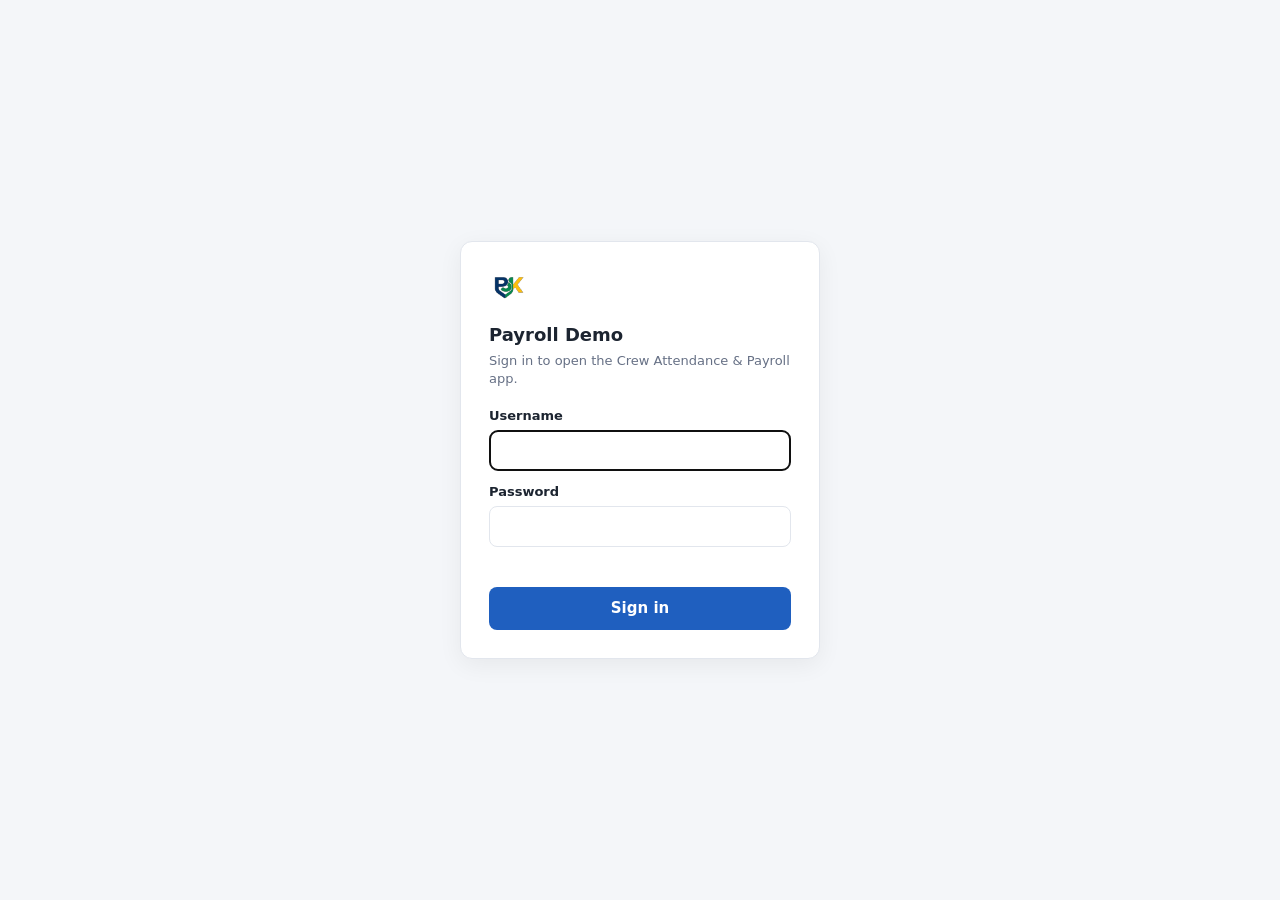
<file: demo/index.html>
<!DOCTYPE html>
<html lang="en">
<head>
<meta charset="UTF-8">
<meta name="viewport" content="width=device-width, initial-scale=1.0">
<meta name="robots" content="noindex">
<title>PSK Services | Demo Login</title>
<link rel="icon" href="../hr-services/assets/logo.svg" type="image/svg+xml">
<style>
*{box-sizing:border-box}
body{margin:0;min-height:100vh;display:flex;align-items:center;justify-content:center;background:#f4f6f9;font:15px/1.45 "Segoe UI",system-ui,-apple-system,Roboto,sans-serif;color:#1c2430}
form{background:#fff;border:1px solid #e2e6ed;border-radius:12px;padding:28px;width:min(360px,92vw);box-shadow:0 6px 24px rgba(0,0,0,.06)}
img{height:40px;display:block;margin-bottom:12px}
h1{font-size:18px;margin:0 0 4px}
p{margin:0 0 18px;color:#667085;font-size:13px}
label{display:block;font-size:13px;font-weight:600;margin-bottom:12px}
input{display:block;width:100%;margin-top:4px;padding:10px;border:1px solid #e2e6ed;border-radius:8px;font:inherit}
button{width:100%;padding:11px;border:0;border-radius:8px;background:#1f5fbf;color:#fff;font:inherit;font-weight:600;cursor:pointer}
#err{color:#b42318;font-size:13px;min-height:18px;margin:0 0 10px}
</style>
</head>
<body>
<form id="f">
  <img src="../hr-services/assets/logo.svg" alt="PSK Services">
  <h1>Payroll Demo</h1>
  <p>Sign in to open the Crew Attendance &amp; Payroll app.</p>
  <label>Username<input id="u" autocomplete="username" autofocus required></label>
  <label>Password<input id="p" type="password" autocomplete="current-password" required></label>
  <div id="err"></div>
  <button type="submit">Sign in</button>
</form>
<script>
var API=/pskservices\.co\.in$/.test(location.hostname)?'https://api.pskservices.co.in':'http://localhost:8787';
document.getElementById('f').addEventListener('submit',function(e){
  e.preventDefault();
  var err=document.getElementById('err'); err.textContent='';
  fetch(API+'/api/login',{method:'POST',credentials:'include',headers:{'Content-Type':'application/json'},
    body:JSON.stringify({username:u.value,password:p.value})})
  .then(function(r){
    if(r.ok) location.href='payroll.html';
    else err.textContent='Invalid username or password.';
  })
  .catch(function(){ err.textContent='Cannot reach the server. Try again.'; });
});
</script>
</body>
</html>
</file>
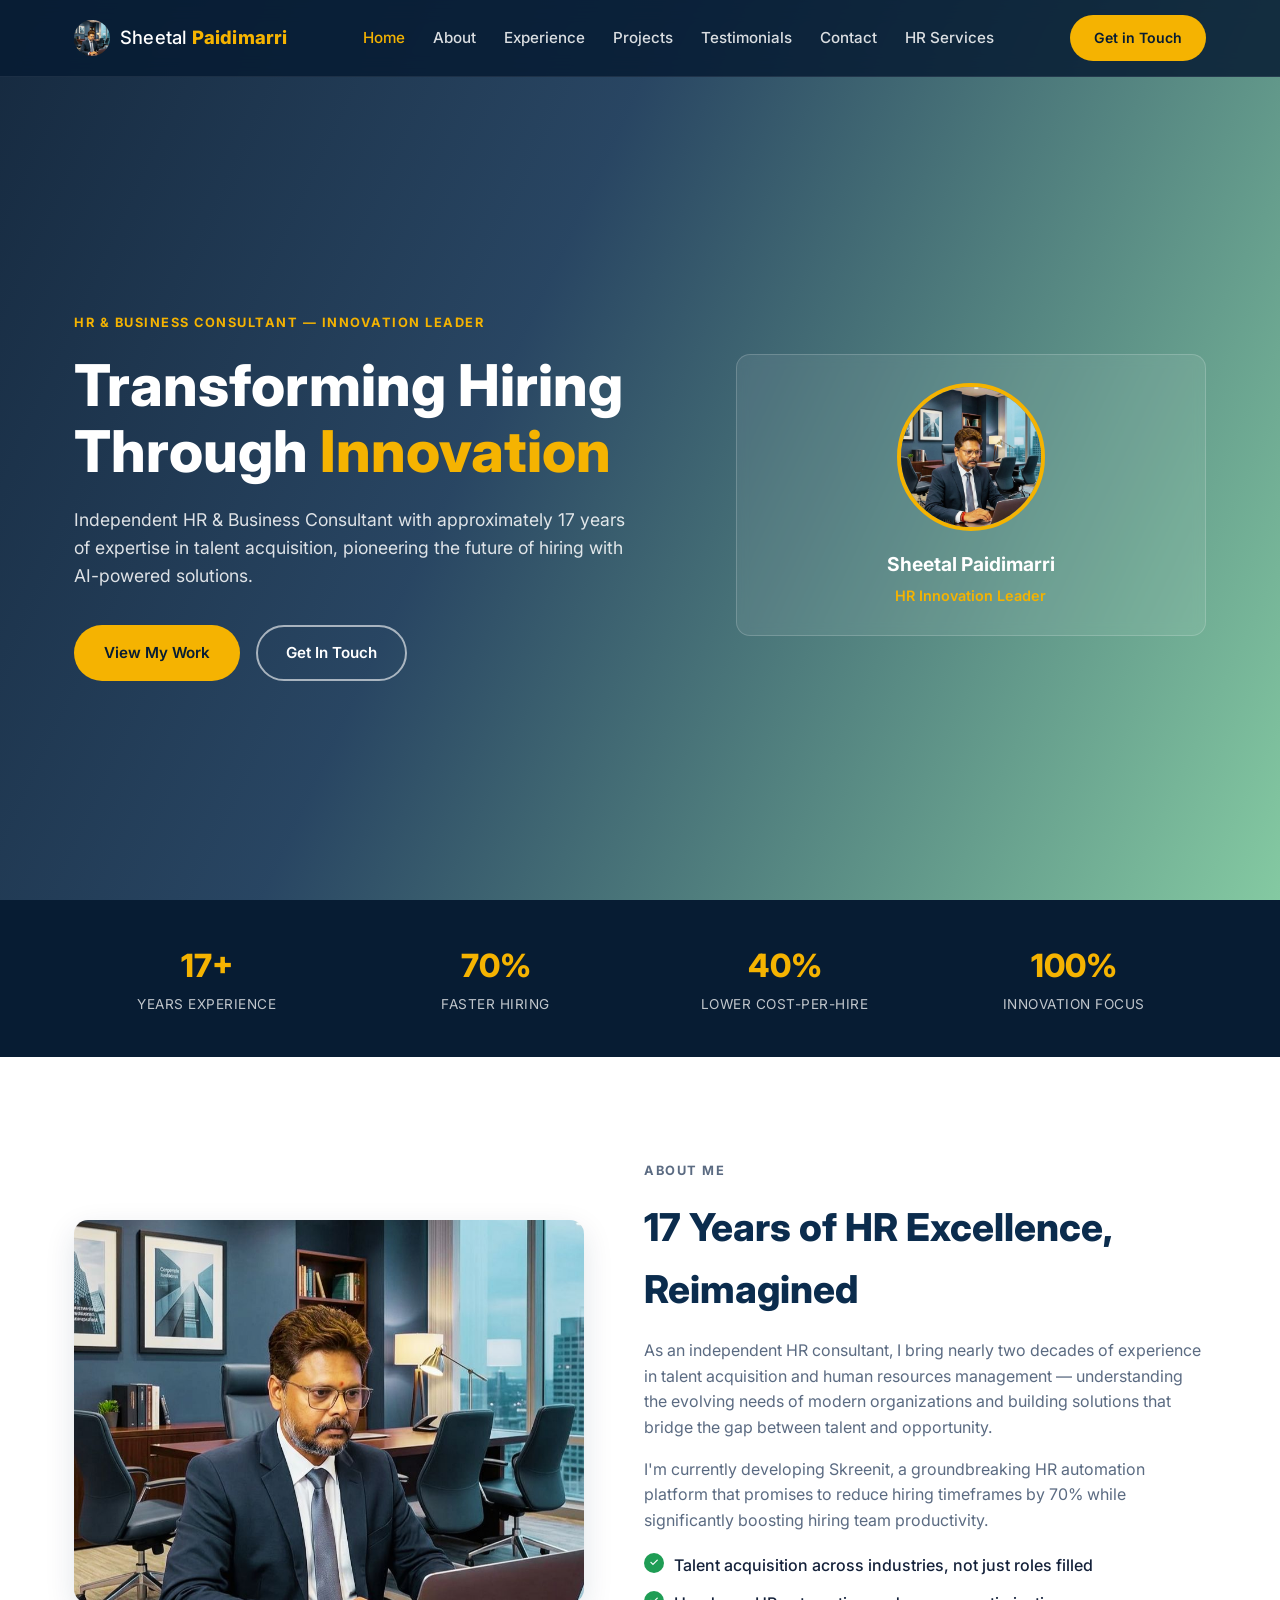
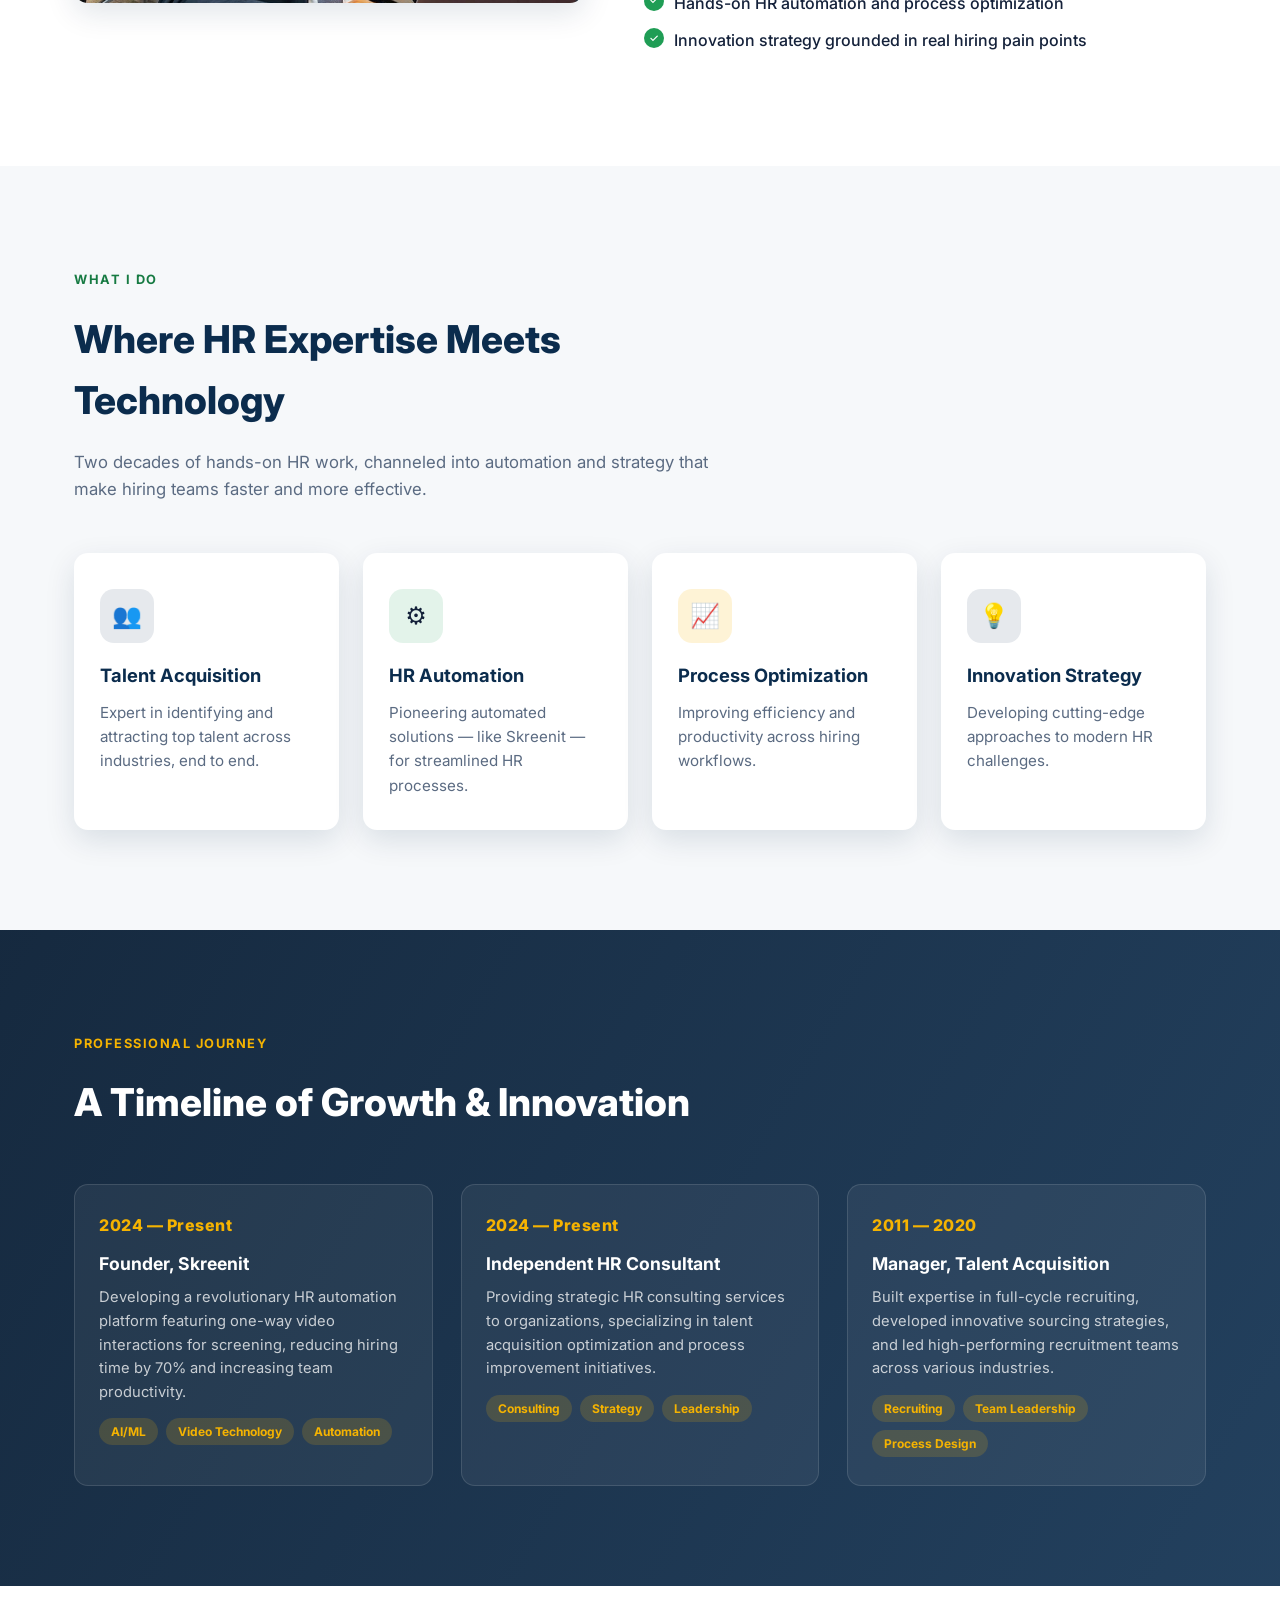
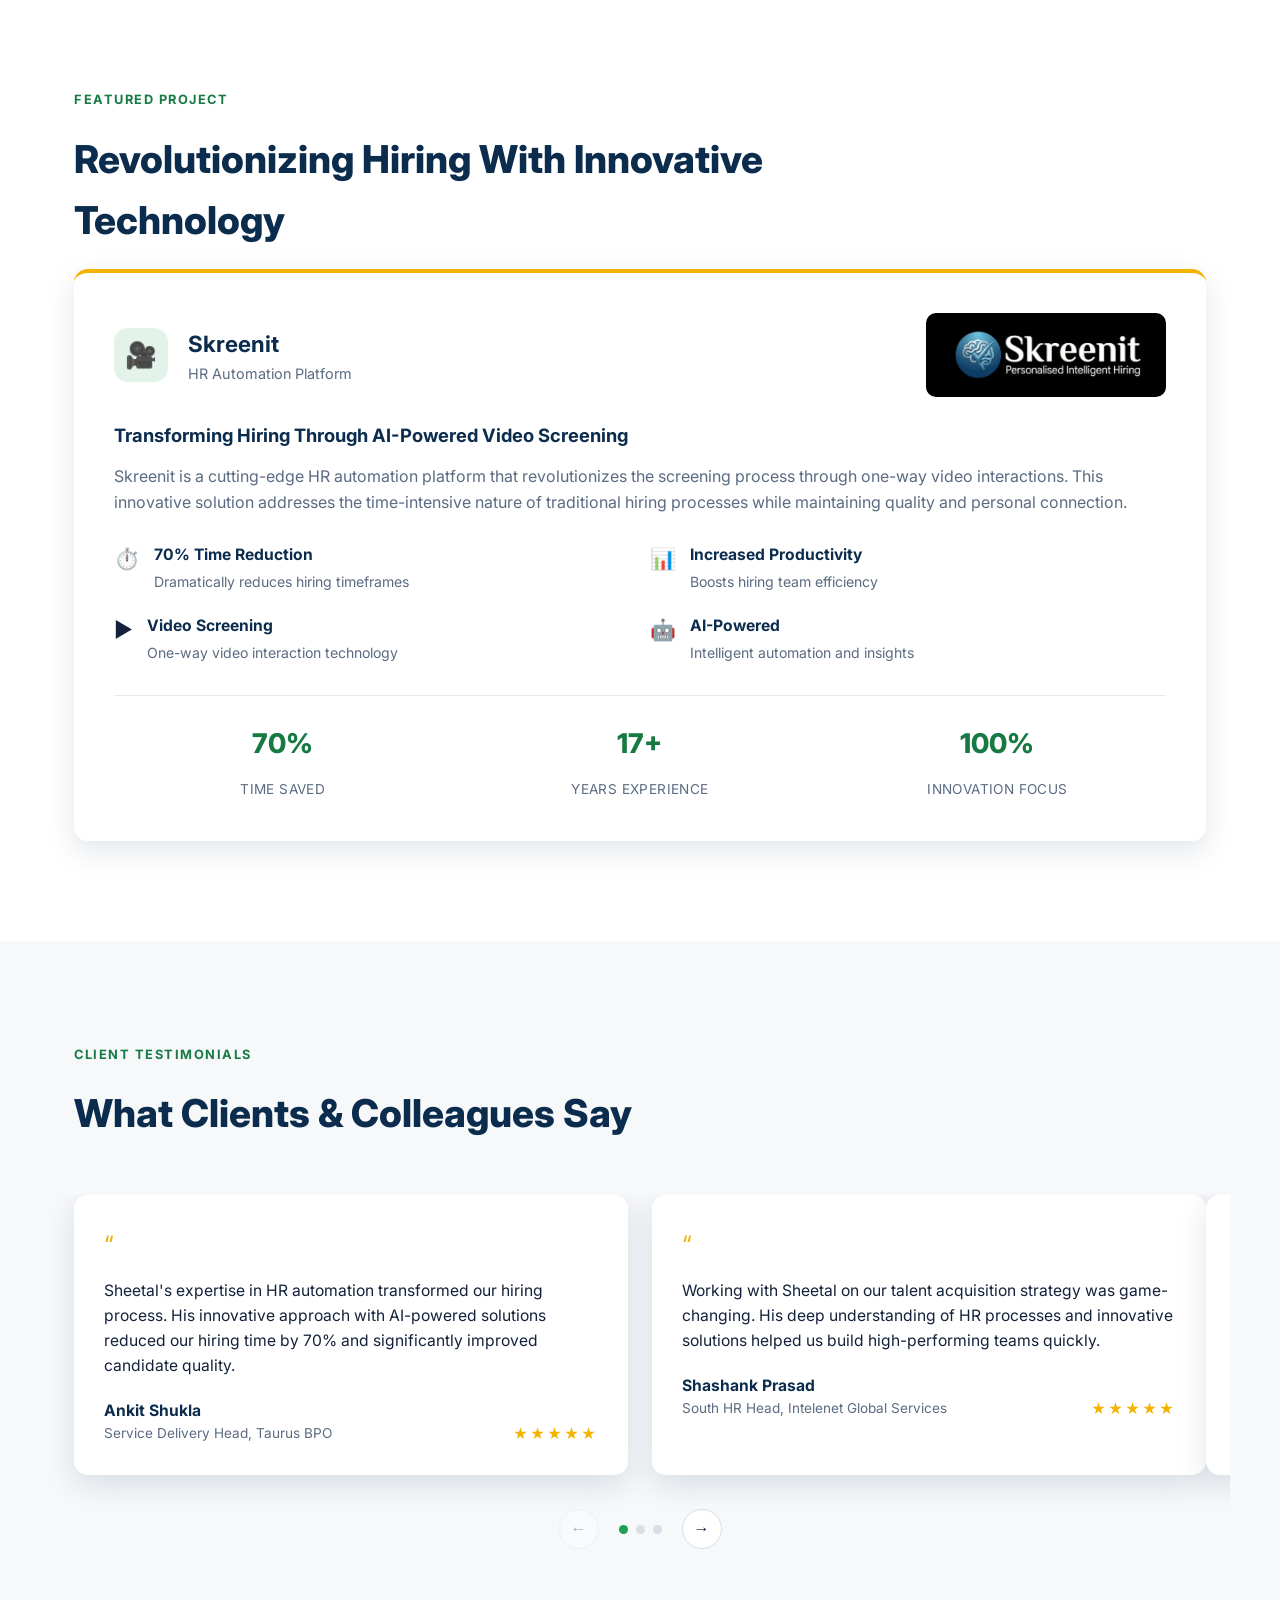
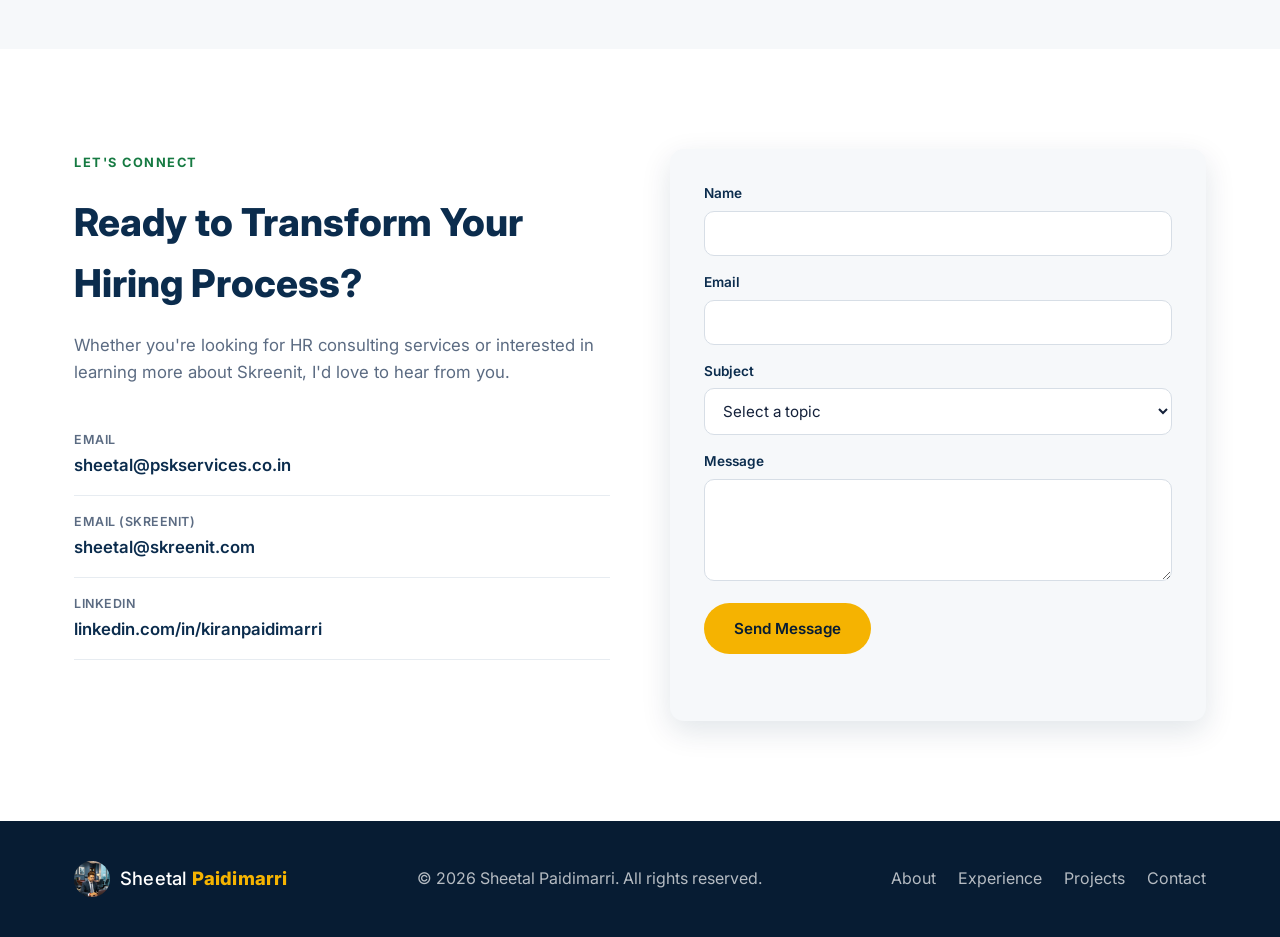
<file: portfolio/index.html>
<!DOCTYPE html>
<html lang="en">
<head>
<meta charset="UTF-8">
<meta name="viewport" content="width=device-width, initial-scale=1.0">
<title>Sheetal Paidimarri | HR, Business Consultant &amp; Innovation Leader</title>
<meta name="description" content="Sheetal Paidimarri &mdash; independent HR &amp; Business Consultant with ~17 years in talent acquisition, and founder of Skreenit, an AI-powered hiring automation platform.">
<link rel="icon" href="../hr-services/assets/logo.svg" type="image/svg+xml">
<link rel="preconnect" href="https://fonts.googleapis.com">
<link rel="preconnect" href="https://fonts.gstatic.com" crossorigin>
<link href="https://fonts.googleapis.com/css2?family=Inter:wght@400;500;600;700;800&display=swap" rel="stylesheet">
<link rel="stylesheet" href="styles.css">
</head>
<body>

<header class="site-header" id="header">
  <div class="container header-inner">
    <a href="#home" class="brand">
      <img src="../hr-services/assets/profile-photo.jpg" alt="Sheetal Paidimarri" class="brand-mark">
      <span class="brand-text">Sheetal <strong>Paidimarri</strong></span>
    </a>

    <nav class="nav" id="nav">
      <a href="#home">Home</a>
      <a href="#about">About</a>
      <a href="#experience">Experience</a>
      <a href="#projects">Projects</a>
      <a href="#testimonials">Testimonials</a>
      <a href="#contact">Contact</a>
      <a href="../hr-services/index.html">HR Services</a>
    </nav>

    <a href="#contact" class="btn btn-gold header-cta">Get in Touch</a>

    <button class="nav-toggle" id="navToggle" aria-label="Toggle menu" aria-expanded="false">
      <span></span><span></span><span></span>
    </button>
  </div>
</header>

<main>

  <!-- HERO -->
  <section class="hero" id="home">
    <div class="hero-bg" style="background-image: url('https://images.unsplash.com/photo-1521737604893-d14cc237f11d?auto=format&fit=crop&w=1920&q=80');"></div>
    <div class="hero-overlay"></div>
    <div class="container hero-content">
      <div>
        <p class="eyebrow">HR &amp; Business Consultant &mdash; Innovation Leader</p>
        <h1>Transforming Hiring<br>Through <span class="text-gold">Innovation</span></h1>
        <p class="hero-sub">Independent HR &amp; Business Consultant with approximately 17 years of expertise in talent acquisition, pioneering the future of hiring with AI-powered solutions.</p>
        <div class="hero-actions">
          <a href="#projects" class="btn btn-gold">View My Work</a>
          <a href="#contact" class="btn btn-outline">Get In Touch</a>
        </div>
      </div>
      <div class="profile-card">
        <div class="profile-avatar">
          <img src="../hr-services/assets/profile-photo.jpg" alt="Sheetal Paidimarri">
        </div>
        <h3>Sheetal Paidimarri</h3>
        <p>HR Innovation Leader</p>
      </div>
    </div>
  </section>

  <!-- STATS -->
  <section class="stats">
    <div class="container stats-grid">
      <div class="stat"><span class="stat-num">17+</span><span class="stat-label">Years Experience</span></div>
      <div class="stat"><span class="stat-num">70%</span><span class="stat-label">Faster Hiring</span></div>
      <div class="stat"><span class="stat-num">40%</span><span class="stat-label">Lower Cost-per-Hire</span></div>
      <div class="stat"><span class="stat-num">100%</span><span class="stat-label">Innovation Focus</span></div>
    </div>
  </section>

  <!-- ABOUT -->
  <section class="about section" id="about">
    <div class="container about-grid">
      <div class="about-image">
        <img src="../hr-services/assets/profile-photo.jpg" alt="Sheetal Paidimarri">
      </div>
      <div class="about-copy">
        <p class="eyebrow eyebrow-dark">About Me</p>
        <h2 class="section-title">17 Years of HR Excellence, Reimagined</h2>
        <p>As an independent HR consultant, I bring nearly two decades of experience in talent acquisition and human resources management &mdash; understanding the evolving needs of modern organizations and building solutions that bridge the gap between talent and opportunity.</p>
        <p>I'm currently developing Skreenit, a groundbreaking HR automation platform that promises to reduce hiring timeframes by 70% while significantly boosting hiring team productivity.</p>
        <ul class="check-list">
          <li>Talent acquisition across industries, not just roles filled</li>
          <li>Hands-on HR automation and process optimization</li>
          <li>Innovation strategy grounded in real hiring pain points</li>
        </ul>
      </div>
    </div>
  </section>

  <!-- WHAT I DO -->
  <section class="services section" id="what-i-do">
    <div class="container">
      <p class="eyebrow eyebrow-dark">What I Do</p>
      <h2 class="section-title">Where HR Expertise Meets Technology</h2>
      <p class="section-sub">Two decades of hands-on HR work, channeled into automation and strategy that make hiring teams faster and more effective.</p>

      <div class="cards-grid">
        <div class="card">
          <div class="card-icon icon-navy">👥</div>
          <h3>Talent Acquisition</h3>
          <p>Expert in identifying and attracting top talent across industries, end to end.</p>
        </div>
        <div class="card">
          <div class="card-icon icon-green">⚙️</div>
          <h3>HR Automation</h3>
          <p>Pioneering automated solutions &mdash; like Skreenit &mdash; for streamlined HR processes.</p>
        </div>
        <div class="card">
          <div class="card-icon icon-gold">📈</div>
          <h3>Process Optimization</h3>
          <p>Improving efficiency and productivity across hiring workflows.</p>
        </div>
        <div class="card">
          <div class="card-icon icon-navy">💡</div>
          <h3>Innovation Strategy</h3>
          <p>Developing cutting-edge approaches to modern HR challenges.</p>
        </div>
      </div>
    </div>
  </section>

  <!-- EXPERIENCE -->
  <section class="approach section" id="experience">
    <div class="approach-bg" style="background-image: url('https://images.unsplash.com/photo-1522071820081-009f0129c71c?auto=format&fit=crop&w=1920&q=80');"></div>
    <div class="approach-overlay"></div>
    <div class="container">
      <p class="eyebrow">Professional Journey</p>
      <h2 class="section-title section-title-light">A Timeline of Growth &amp; Innovation</h2>
      <div class="approach-steps">
        <div class="step">
          <span class="step-num">2024 &mdash; Present</span>
          <h3>Founder, Skreenit</h3>
          <p>Developing a revolutionary HR automation platform featuring one-way video interactions for screening, reducing hiring time by 70% and increasing team productivity.</p>
          <div class="step-tags">
            <span class="tag">AI/ML</span>
            <span class="tag">Video Technology</span>
            <span class="tag">Automation</span>
          </div>
        </div>
        <div class="step">
          <span class="step-num">2024 &mdash; Present</span>
          <h3>Independent HR Consultant</h3>
          <p>Providing strategic HR consulting services to organizations, specializing in talent acquisition optimization and process improvement initiatives.</p>
          <div class="step-tags">
            <span class="tag">Consulting</span>
            <span class="tag">Strategy</span>
            <span class="tag">Leadership</span>
          </div>
        </div>
        <div class="step">
          <span class="step-num">2011 &mdash; 2020</span>
          <h3>Manager, Talent Acquisition</h3>
          <p>Built expertise in full-cycle recruiting, developed innovative sourcing strategies, and led high-performing recruitment teams across various industries.</p>
          <div class="step-tags">
            <span class="tag">Recruiting</span>
            <span class="tag">Team Leadership</span>
            <span class="tag">Process Design</span>
          </div>
        </div>
      </div>
    </div>
  </section>

  <!-- PROJECTS -->
  <section class="section" id="projects">
    <div class="container">
      <p class="eyebrow eyebrow-dark">Featured Project</p>
      <h2 class="section-title">Revolutionizing Hiring With Innovative Technology</h2>

      <div class="project-card">
        <div class="project-header">
          <div class="project-icon">🎥</div>
          <div class="project-title">
            <h3>Skreenit</h3>
            <p>HR Automation Platform</p>
          </div>
          <div class="project-logo">
            <img src="../hr-services/assets/logobanner.webp" alt="Skreenit logo" class="project-logo-img">
          </div>
        </div>
        <div class="project-content">
          <h4>Transforming Hiring Through AI-Powered Video Screening</h4>
          <p>Skreenit is a cutting-edge HR automation platform that revolutionizes the screening process through one-way video interactions. This innovative solution addresses the time-intensive nature of traditional hiring processes while maintaining quality and personal connection.</p>
          <div class="project-features">
            <div class="feature">
              <span class="feature-icon">⏱️</span>
              <div>
                <h5>70% Time Reduction</h5>
                <p>Dramatically reduces hiring timeframes</p>
              </div>
            </div>
            <div class="feature">
              <span class="feature-icon">📊</span>
              <div>
                <h5>Increased Productivity</h5>
                <p>Boosts hiring team efficiency</p>
              </div>
            </div>
            <div class="feature">
              <span class="feature-icon">▶️</span>
              <div>
                <h5>Video Screening</h5>
                <p>One-way video interaction technology</p>
              </div>
            </div>
            <div class="feature">
              <span class="feature-icon">🤖</span>
              <div>
                <h5>AI-Powered</h5>
                <p>Intelligent automation and insights</p>
              </div>
            </div>
          </div>
          <div class="project-stats">
            <div class="stat"><h4>70%</h4><p>Time Saved</p></div>
            <div class="stat"><h4>17+</h4><p>Years Experience</p></div>
            <div class="stat"><h4>100%</h4><p>Innovation Focus</p></div>
          </div>
        </div>
      </div>
    </div>
  </section>

  <!-- TESTIMONIALS -->
  <section class="testimonials section" id="testimonials">
    <div class="container">
      <p class="eyebrow eyebrow-dark">Client Testimonials</p>
      <h2 class="section-title">What Clients &amp; Colleagues Say</h2>
    </div>

    <div class="container testimonials-container">
      <div class="testimonials-track">
        <!-- Slide 1 -->
        <div class="testimonials-grid">
          <div class="testimonial-card">
            <div class="quote-icon">&ldquo;</div>
            <p class="testimonial-text">Sheetal's expertise in HR automation transformed our hiring process. His innovative approach with AI-powered solutions reduced our hiring time by 70% and significantly improved candidate quality.</p>
            <div class="testimonial-author">
              <div class="author-info">
                <h4>Ankit Shukla</h4>
                <p>Service Delivery Head, Taurus BPO</p>
              </div>
              <div class="author-rating">&#9733;&#9733;&#9733;&#9733;&#9733;</div>
            </div>
          </div>
          <div class="testimonial-card">
            <div class="quote-icon">&ldquo;</div>
            <p class="testimonial-text">Working with Sheetal on our talent acquisition strategy was game-changing. His deep understanding of HR processes and innovative solutions helped us build high-performing teams quickly.</p>
            <div class="testimonial-author">
              <div class="author-info">
                <h4>Shashank Prasad</h4>
                <p>South HR Head, Intelenet Global Services</p>
              </div>
              <div class="author-rating">&#9733;&#9733;&#9733;&#9733;&#9733;</div>
            </div>
          </div>
        </div>

        <!-- Slide 2 -->
        <div class="testimonials-grid">
          <div class="testimonial-card">
            <div class="quote-icon">&ldquo;</div>
            <p class="testimonial-text">The Skreenit platform that Sheetal is developing is revolutionary. The one-way video screening feature will save us countless hours while helping us find better candidates faster than ever before.</p>
            <div class="testimonial-author">
              <div class="author-info">
                <h4>Ravi Banda</h4>
                <p>Chairman, Square BPO Services</p>
              </div>
              <div class="author-rating">&#9733;&#9733;&#9733;&#9733;&#9733;</div>
            </div>
          </div>
          <div class="testimonial-card">
            <div class="quote-icon">&ldquo;</div>
            <p class="testimonial-text">Sheetal's strategic approach to HR consulting helped us streamline our entire recruitment workflow. His insights into process optimization and automation were invaluable.</p>
            <div class="testimonial-author">
              <div class="author-info">
                <h4>Praveen Rao</h4>
                <p>Sr Director, Teleperformance, India</p>
              </div>
              <div class="author-rating">&#9733;&#9733;&#9733;&#9733;&#9733;</div>
            </div>
          </div>
        </div>

        <!-- Slide 3 -->
        <div class="testimonials-grid">
          <div class="testimonial-card">
            <div class="quote-icon">&ldquo;</div>
            <p class="testimonial-text">As a startup founder, I needed expert HR guidance. Sheetal provided practical solutions that scaled with our growth. His expertise in both traditional and modern HR practices is unmatched.</p>
            <div class="testimonial-author">
              <div class="author-info">
                <h4>Raghavender M</h4>
                <p>Head of India GCC, OSF Digital</p>
              </div>
              <div class="author-rating">&#9733;&#9733;&#9733;&#9733;&#9733;</div>
            </div>
          </div>
          <div class="testimonial-card">
            <div class="quote-icon">&ldquo;</div>
            <p class="testimonial-text">Sheetal's innovative approach to HR automation helped us reduce our cost-per-hire by 40% while improving candidate experience. His solutions are both effective and user-friendly.</p>
            <div class="testimonial-author">
              <div class="author-info">
                <h4>Sandeep Kumar</h4>
                <p>Talent Acquisition Lead, Enterprise Corp</p>
              </div>
              <div class="author-rating">&#9733;&#9733;&#9733;&#9733;&#9733;</div>
            </div>
          </div>
        </div>
      </div>

      <div class="testimonial-controls">
        <button class="testimonial-btn" id="prevBtn" aria-label="Previous testimonials">&larr;</button>
        <div class="testimonial-indicators">
          <div class="indicator active" data-slide="0"></div>
          <div class="indicator" data-slide="1"></div>
          <div class="indicator" data-slide="2"></div>
        </div>
        <button class="testimonial-btn" id="nextBtn" aria-label="Next testimonials">&rarr;</button>
      </div>
    </div>
  </section>

  <!-- CONTACT -->
  <section class="contact section" id="contact">
    <div class="container contact-grid">
      <div class="contact-info">
        <p class="eyebrow eyebrow-dark">Let's Connect</p>
        <h2 class="section-title">Ready to Transform Your Hiring Process?</h2>
        <p class="section-sub">Whether you're looking for HR consulting services or interested in learning more about Skreenit, I'd love to hear from you.</p>

        <ul class="contact-list">
          <li><span class="contact-label">Email</span><a href="mailto:sheetal@pskservices.co.in">sheetal@pskservices.co.in</a></li>
          <li><span class="contact-label">Email (Skreenit)</span><a href="mailto:sheetal@skreenit.com">sheetal@skreenit.com</a></li>
          <li><span class="contact-label">LinkedIn</span><a href="https://www.linkedin.com/in/kiranpaidimarri" target="_blank" rel="noopener">linkedin.com/in/kiranpaidimarri</a></li>
        </ul>
      </div>

      <form class="contact-form" id="contactForm">
        <label>Name<input type="text" name="name" required></label>
        <label>Email<input type="email" name="email" required></label>
        <label>Subject
          <select name="subject" required>
            <option value="">Select a topic</option>
            <option value="HR Consulting">HR Consulting</option>
            <option value="Skreenit Platform">Skreenit Platform</option>
            <option value="Business Consulting">Business Consulting</option>
            <option value="Other">Other</option>
          </select>
        </label>
        <label>Message<textarea name="message" rows="4" required></textarea></label>
        <button type="submit" class="btn btn-gold">Send Message</button>
        <p class="form-note" id="formNote"></p>
      </form>
    </div>
  </section>

</main>

<footer class="site-footer">
  <div class="container footer-inner">
    <div class="brand">
      <img src="../hr-services/assets/profile-photo.jpg" alt="Sheetal Paidimarri" class="brand-mark">
      <span class="brand-text">Sheetal <strong>Paidimarri</strong></span>
    </div>
    <p>&copy; <span id="year"></span> Sheetal Paidimarri. All rights reserved.</p>
    <div class="footer-links">
      <a href="#about">About</a>
      <a href="#experience">Experience</a>
      <a href="#projects">Projects</a>
      <a href="#contact">Contact</a>
    </div>
  </div>
</footer>

<script src="script.js"></script>
</body>
</html>
</file>
<file: portfolio/styles.css>
:root {
  --navy: #0B2C4D;
  --navy-dark: #071C33;
  --navy-tint: rgba(11, 44, 77, 0.9);
  --green: #1F9D55;
  --green-dark: #167A42;
  --gold: #F5B301;
  --gold-dark: #D99900;
  --ink: #14213A;
  --muted: #5B6B82;
  --light: #F6F8FA;
  --white: #FFFFFF;
  --radius: 14px;
  --shadow: 0 10px 30px rgba(11, 44, 77, 0.12);
  --font: 'Inter', system-ui, -apple-system, Segoe UI, sans-serif;
}

* { box-sizing: border-box; margin: 0; padding: 0; }

html { scroll-behavior: smooth; }

body {
  font-family: var(--font);
  color: var(--ink);
  background: var(--white);
  line-height: 1.6;
  -webkit-font-smoothing: antialiased;
}

img { max-width: 100%; display: block; }

.container {
  width: 100%;
  max-width: 1180px;
  margin: 0 auto;
  padding: 0 24px;
}

a { text-decoration: none; color: inherit; }
ul { list-style: none; }

/* Buttons */
.btn {
  display: inline-flex;
  align-items: center;
  gap: 8px;
  padding: 14px 28px;
  border-radius: 999px;
  font-weight: 600;
  font-size: 0.95rem;
  transition: transform 0.2s ease, box-shadow 0.2s ease, background 0.2s ease;
  border: 2px solid transparent;
  cursor: pointer;
  font-family: var(--font);
}
.btn-gold {
  background: var(--gold);
  color: var(--navy-dark);
}
.btn-gold:hover { background: var(--gold-dark); transform: translateY(-2px); box-shadow: 0 8px 20px rgba(245, 179, 1, 0.35); }
.btn-outline {
  border-color: rgba(255,255,255,0.6);
  color: var(--white);
}
.btn-outline:hover { background: rgba(255,255,255,0.12); transform: translateY(-2px); }

/* Header */
.site-header {
  position: fixed;
  top: 0; left: 0; right: 0;
  z-index: 100;
  background: rgba(7, 28, 51, 0.85);
  backdrop-filter: blur(10px);
  border-bottom: 1px solid rgba(255,255,255,0.08);
}
.header-inner {
  display: flex;
  align-items: center;
  justify-content: space-between;
  height: 76px;
  gap: 24px;
}
.brand { display: flex; align-items: center; gap: 10px; }
.brand-mark { width: 36px; height: 36px; border-radius: 50%; object-fit: cover; }
.brand-text { color: var(--white); font-size: 1.15rem; font-weight: 500; letter-spacing: 0.2px; }
.brand-text strong { font-weight: 800; color: var(--gold); }

.nav { display: flex; gap: 28px; flex: 1; justify-content: center; }
.nav a {
  color: rgba(255,255,255,0.85);
  font-weight: 500;
  font-size: 0.95rem;
  position: relative;
  padding: 6px 0;
}
.nav a:hover, .nav a.active { color: var(--gold); }

.header-cta { padding: 10px 22px; font-size: 0.88rem; }

.nav-toggle {
  display: none;
  flex-direction: column;
  gap: 5px;
  background: none;
  border: none;
  cursor: pointer;
  padding: 6px;
}
.nav-toggle span { width: 24px; height: 2px; background: var(--white); border-radius: 2px; }

.nav.nav-open {
  display: flex;
  flex-direction: column;
  position: absolute;
  top: 76px; left: 0; right: 0;
  background: var(--navy-dark);
  padding: 20px 24px;
  gap: 18px;
  border-top: 1px solid rgba(255,255,255,0.08);
}

/* Hero */
.hero {
  position: relative;
  min-height: 100vh;
  display: flex;
  align-items: center;
  overflow: hidden;
}
.hero-bg {
  position: absolute; inset: 0;
  background-size: cover;
  background-position: center;
  transform: scale(1.05);
}
.hero-overlay {
  position: absolute; inset: 0;
  background: linear-gradient(115deg, rgba(7,28,51,0.94) 0%, rgba(11,44,77,0.88) 40%, rgba(31,157,85,0.55) 100%);
}
.hero-content {
  position: relative; z-index: 2;
  padding-top: 90px;
  display: grid;
  grid-template-columns: 1.3fr 1fr;
  gap: 50px;
  align-items: center;
}
.eyebrow {
  display: inline-block;
  color: var(--gold);
  font-weight: 700;
  font-size: 0.8rem;
  letter-spacing: 1.5px;
  text-transform: uppercase;
  margin-bottom: 18px;
}
.eyebrow-dark { color: var(--green-dark); }
.hero h1 {
  color: var(--white);
  font-size: clamp(2.2rem, 5vw, 3.6rem);
  font-weight: 800;
  line-height: 1.15;
  margin-bottom: 22px;
}
.text-gold { color: var(--gold); }
.hero-sub {
  color: rgba(255,255,255,0.85);
  font-size: 1.1rem;
  max-width: 560px;
  margin-bottom: 34px;
}
.hero-actions { display: flex; gap: 16px; flex-wrap: wrap; }

/* Hero profile card */
.profile-card {
  background: rgba(255,255,255,0.08);
  border: 1px solid rgba(255,255,255,0.18);
  border-radius: var(--radius);
  padding: 28px;
  text-align: center;
  backdrop-filter: blur(6px);
}
.profile-avatar {
  width: 148px; height: 148px;
  border-radius: 50%;
  margin: 0 auto 18px;
  overflow: hidden;
  border: 4px solid var(--gold);
}
.profile-avatar img { width: 100%; height: 100%; object-fit: cover; }
.profile-card h3 { color: var(--white); font-size: 1.2rem; margin-bottom: 4px; }
.profile-card p { color: var(--gold); font-size: 0.9rem; font-weight: 600; }

/* Stats */
.stats { background: var(--navy-dark); padding: 40px 0; }
.stats-grid {
  display: grid;
  grid-template-columns: repeat(4, 1fr);
  gap: 24px;
  text-align: center;
}
.stat-num { display: block; color: var(--gold); font-size: 2rem; font-weight: 800; }
.stat-label { color: rgba(255,255,255,0.75); font-size: 0.85rem; text-transform: uppercase; letter-spacing: 0.5px; }

/* Sections */
.section { padding: 100px 0; }
.section-title {
  font-size: clamp(1.7rem, 3.2vw, 2.4rem);
  font-weight: 800;
  color: var(--navy);
  max-width: 700px;
  margin-bottom: 18px;
}
.section-title-light { color: var(--white); }
.section-sub { color: var(--muted); max-width: 640px; font-size: 1.05rem; margin-bottom: 20px; }

/* Cards grid (used for About skills + Services-style content) */
.services { background: var(--light); }
.cards-grid {
  display: grid;
  grid-template-columns: repeat(4, 1fr);
  gap: 24px;
  margin-top: 50px;
}
.card {
  background: var(--white);
  border-radius: var(--radius);
  padding: 32px 26px;
  box-shadow: var(--shadow);
  transition: transform 0.25s ease, box-shadow 0.25s ease;
  border-top: 4px solid transparent;
}
.card:hover { transform: translateY(-6px); box-shadow: 0 16px 40px rgba(11,44,77,0.18); }
.card-icon {
  width: 54px; height: 54px;
  border-radius: 14px;
  display: flex; align-items: center; justify-content: center;
  font-size: 1.5rem;
  margin-bottom: 18px;
}
.icon-navy { background: rgba(11,44,77,0.1); }
.icon-green { background: rgba(31,157,85,0.12); }
.icon-gold { background: rgba(245,179,1,0.16); }
.card h3 { font-size: 1.15rem; margin-bottom: 10px; color: var(--navy); }
.card p { color: var(--muted); font-size: 0.95rem; }

/* About */
.about-grid {
  display: grid;
  grid-template-columns: 1fr 1.1fr;
  gap: 60px;
  align-items: center;
}
.about-image img {
  border-radius: var(--radius);
  box-shadow: var(--shadow);
  aspect-ratio: 4/3;
  object-fit: cover;
}
.about-copy p { color: var(--muted); margin-bottom: 16px; }
.check-list { margin-top: 20px; }
.check-list li {
  padding-left: 30px;
  position: relative;
  margin-bottom: 12px;
  color: var(--ink);
  font-weight: 500;
}
.check-list li::before {
  content: "✓";
  position: absolute;
  left: 0; top: 0;
  color: var(--white);
  background: var(--green);
  width: 20px; height: 20px;
  border-radius: 50%;
  font-size: 0.7rem;
  display: flex; align-items: center; justify-content: center;
}

/* Experience timeline (styled like the HR site's dark "Approach" section) */
.approach { position: relative; color: var(--white); }
.approach-bg {
  position: absolute; inset: 0;
  background-size: cover;
  background-position: center;
  background-attachment: fixed;
}
.approach-overlay {
  position: absolute; inset: 0;
  background: linear-gradient(120deg, rgba(7,28,51,0.94), rgba(11,44,77,0.9));
}
.approach .container { position: relative; z-index: 2; }
.approach-steps {
  display: grid;
  grid-template-columns: repeat(3, 1fr);
  gap: 28px;
  margin-top: 50px;
}
.step {
  background: rgba(255,255,255,0.06);
  border: 1px solid rgba(255,255,255,0.12);
  border-radius: var(--radius);
  padding: 28px 24px;
}
.step-num { color: var(--gold); font-weight: 800; font-size: 1rem; letter-spacing: 0.5px; }
.step h3 { margin: 12px 0 8px; font-size: 1.1rem; }
.step p { color: rgba(255,255,255,0.75); font-size: 0.92rem; margin-bottom: 14px; }
.step-tags { display: flex; flex-wrap: wrap; gap: 8px; }
.tag {
  background: rgba(245,179,1,0.16);
  color: var(--gold);
  font-size: 0.75rem;
  font-weight: 700;
  padding: 4px 12px;
  border-radius: 999px;
}

/* Featured project */
.project-card {
  background: var(--white);
  border-radius: var(--radius);
  box-shadow: var(--shadow);
  padding: 40px;
  border-top: 4px solid var(--gold);
}
.project-header {
  display: flex;
  align-items: center;
  gap: 20px;
  flex-wrap: wrap;
  margin-bottom: 24px;
}
.project-icon {
  width: 54px; height: 54px;
  border-radius: 14px;
  background: rgba(31,157,85,0.12);
  display: flex; align-items: center; justify-content: center;
  font-size: 1.6rem;
}
.project-title h3 { color: var(--navy); font-size: 1.4rem; }
.project-title p { color: var(--muted); font-size: 0.9rem; }
.project-logo {
  /* logobanner.webp has an opaque pure-black background baked in; match it so no box shows */
  background: #000;
  border-radius: 10px;
  padding: 14px 20px;
  margin-left: auto;
}
.project-logo-img { width: 200px; height: auto; max-height: 70px; object-fit: contain; display: block; }
.project-content h4 { color: var(--navy); font-size: 1.15rem; margin-bottom: 14px; }
.project-content > p { color: var(--muted); margin-bottom: 26px; }
.project-features {
  display: grid;
  grid-template-columns: repeat(2, 1fr);
  gap: 20px;
  margin-bottom: 30px;
}
.feature { display: flex; gap: 14px; align-items: flex-start; }
.feature-icon { font-size: 1.3rem; }
.feature h5 { color: var(--navy); font-size: 0.98rem; margin-bottom: 4px; }
.feature p { color: var(--muted); font-size: 0.88rem; }
.project-stats {
  display: grid;
  grid-template-columns: repeat(3, 1fr);
  gap: 20px;
  border-top: 1px solid #E7ECF1;
  padding-top: 26px;
  text-align: center;
}
.project-stats .stat h4 { color: var(--green-dark); font-size: 1.7rem; font-weight: 800; }
.project-stats .stat p { color: var(--muted); font-size: 0.85rem; text-transform: uppercase; letter-spacing: 0.4px; }

/* Testimonials */
.testimonials { background: var(--light); }
.testimonials-container { overflow: hidden; margin-top: 50px; }
.testimonials-track {
  display: flex;
  transition: transform 0.4s ease;
}
.testimonials-grid {
  min-width: 100%;
  display: grid;
  grid-template-columns: repeat(2, 1fr);
  gap: 24px;
}
.testimonial-card {
  background: var(--white);
  border-radius: var(--radius);
  padding: 30px;
  box-shadow: var(--shadow);
}
.quote-icon { color: var(--gold); font-size: 1.6rem; margin-bottom: 12px; }
.testimonial-text { color: var(--ink); font-size: 0.98rem; margin-bottom: 20px; }
.testimonial-author { display: flex; justify-content: space-between; align-items: flex-end; gap: 12px; flex-wrap: wrap; }
.author-info h4 { color: var(--navy); font-size: 0.98rem; }
.author-info p { color: var(--muted); font-size: 0.85rem; }
.author-rating { color: var(--gold); font-size: 0.9rem; letter-spacing: 2px; }
.testimonial-controls {
  display: flex;
  align-items: center;
  justify-content: center;
  gap: 20px;
  margin-top: 34px;
}
.testimonial-btn {
  width: 40px; height: 40px;
  border-radius: 50%;
  border: 1px solid #D7DEE6;
  background: var(--white);
  color: var(--navy);
  font-size: 1rem;
  cursor: pointer;
  transition: background 0.2s ease, color 0.2s ease;
}
.testimonial-btn:hover:not(:disabled) { background: var(--navy); color: var(--white); }
.testimonial-btn:disabled { opacity: 0.35; cursor: not-allowed; }
.testimonial-indicators { display: flex; gap: 8px; }
.indicator {
  width: 9px; height: 9px;
  border-radius: 50%;
  background: #D7DEE6;
  cursor: pointer;
}
.indicator.active { background: var(--green); }

/* Contact */
.contact-grid {
  display: grid;
  grid-template-columns: 1fr 1fr;
  gap: 60px;
  align-items: start;
}
.contact-list { margin-top: 28px; }
.contact-list li {
  display: flex;
  flex-direction: column;
  gap: 2px;
  padding: 16px 0;
  border-bottom: 1px solid #E7ECF1;
}
.contact-label { font-size: 0.78rem; text-transform: uppercase; letter-spacing: 0.5px; color: var(--muted); font-weight: 600; }
.contact-list a { color: var(--navy); font-weight: 600; font-size: 1.05rem; }
.contact-list a:hover { color: var(--green-dark); }

.contact-form {
  background: var(--light);
  border-radius: var(--radius);
  padding: 34px;
  box-shadow: var(--shadow);
  display: flex;
  flex-direction: column;
  gap: 16px;
}
.contact-form label {
  display: flex;
  flex-direction: column;
  gap: 6px;
  font-size: 0.85rem;
  font-weight: 600;
  color: var(--navy);
}
.contact-form input,
.contact-form select,
.contact-form textarea {
  font-family: var(--font);
  padding: 12px 14px;
  border-radius: 10px;
  border: 1px solid #D7DEE6;
  font-size: 0.95rem;
  resize: vertical;
  background: var(--white);
  color: var(--ink);
}
.contact-form input:focus,
.contact-form select:focus,
.contact-form textarea:focus {
  outline: none;
  border-color: var(--green);
  box-shadow: 0 0 0 3px rgba(31,157,85,0.15);
}
.contact-form .btn { margin-top: 6px; align-self: flex-start; }
.form-note { font-size: 0.88rem; color: var(--green-dark); font-weight: 600; min-height: 1.2em; }

/* Footer */
.site-footer { background: var(--navy-dark); color: rgba(255,255,255,0.7); padding: 40px 0; }
.footer-inner {
  display: flex;
  flex-wrap: wrap;
  align-items: center;
  justify-content: space-between;
  gap: 20px;
}
.footer-inner .brand-text { color: var(--white); }
.footer-links { display: flex; gap: 22px; }
.footer-links a:hover { color: var(--gold); }

/* Responsive */
@media (max-width: 960px) {
  .nav { display: none; }
  .header-cta { display: none; }
  .nav-toggle { display: flex; }
  .hero-content { grid-template-columns: 1fr; }
  .cards-grid { grid-template-columns: repeat(2, 1fr); }
  .about-grid, .contact-grid { grid-template-columns: 1fr; }
  .approach-steps { grid-template-columns: repeat(2, 1fr); }
  .stats-grid { grid-template-columns: repeat(2, 1fr); }
  .testimonials-grid { grid-template-columns: 1fr; }
  .project-features { grid-template-columns: 1fr; }
  .project-stats { grid-template-columns: 1fr; }
}

@media (max-width: 560px) {
  .cards-grid { grid-template-columns: 1fr; }
  .approach-steps { grid-template-columns: 1fr; }
  .section { padding: 70px 0; }
  .project-header { flex-direction: column; align-items: flex-start; }
  .project-logo { margin-left: 0; }
}
</file>
